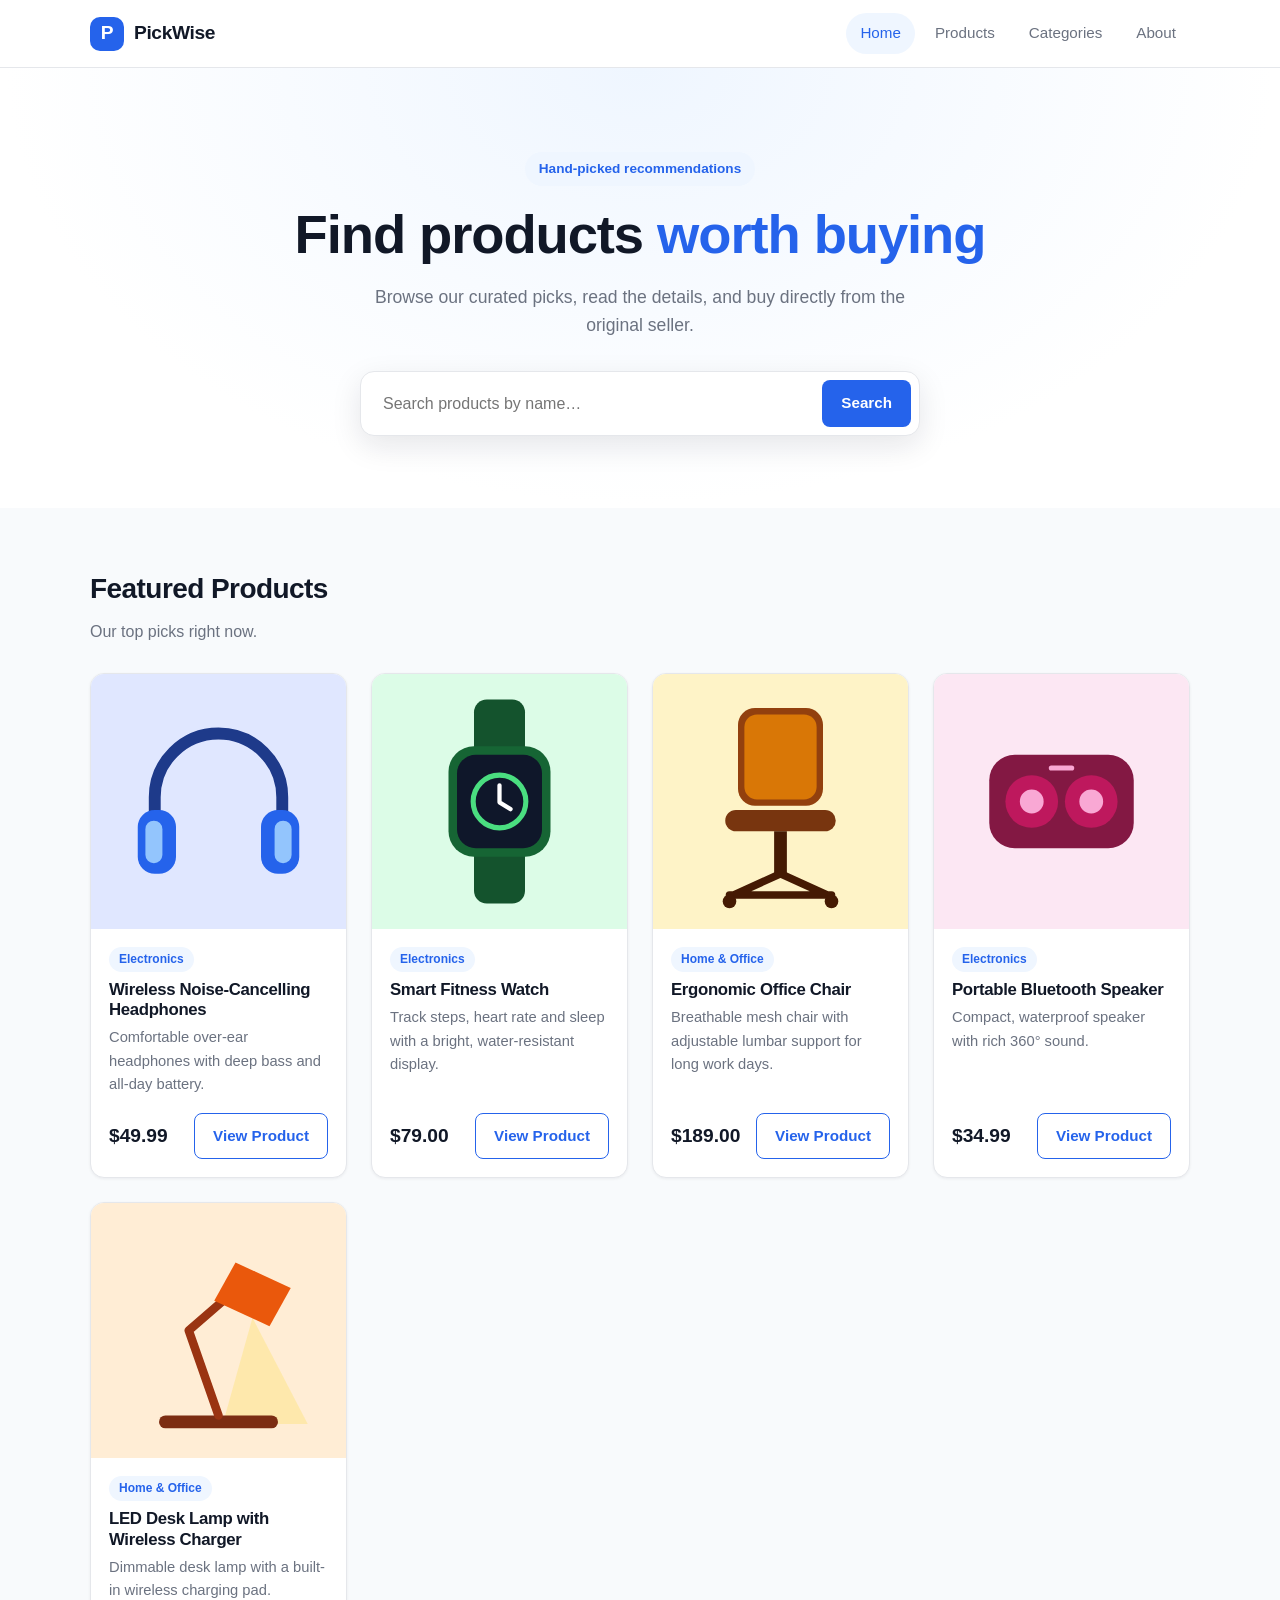
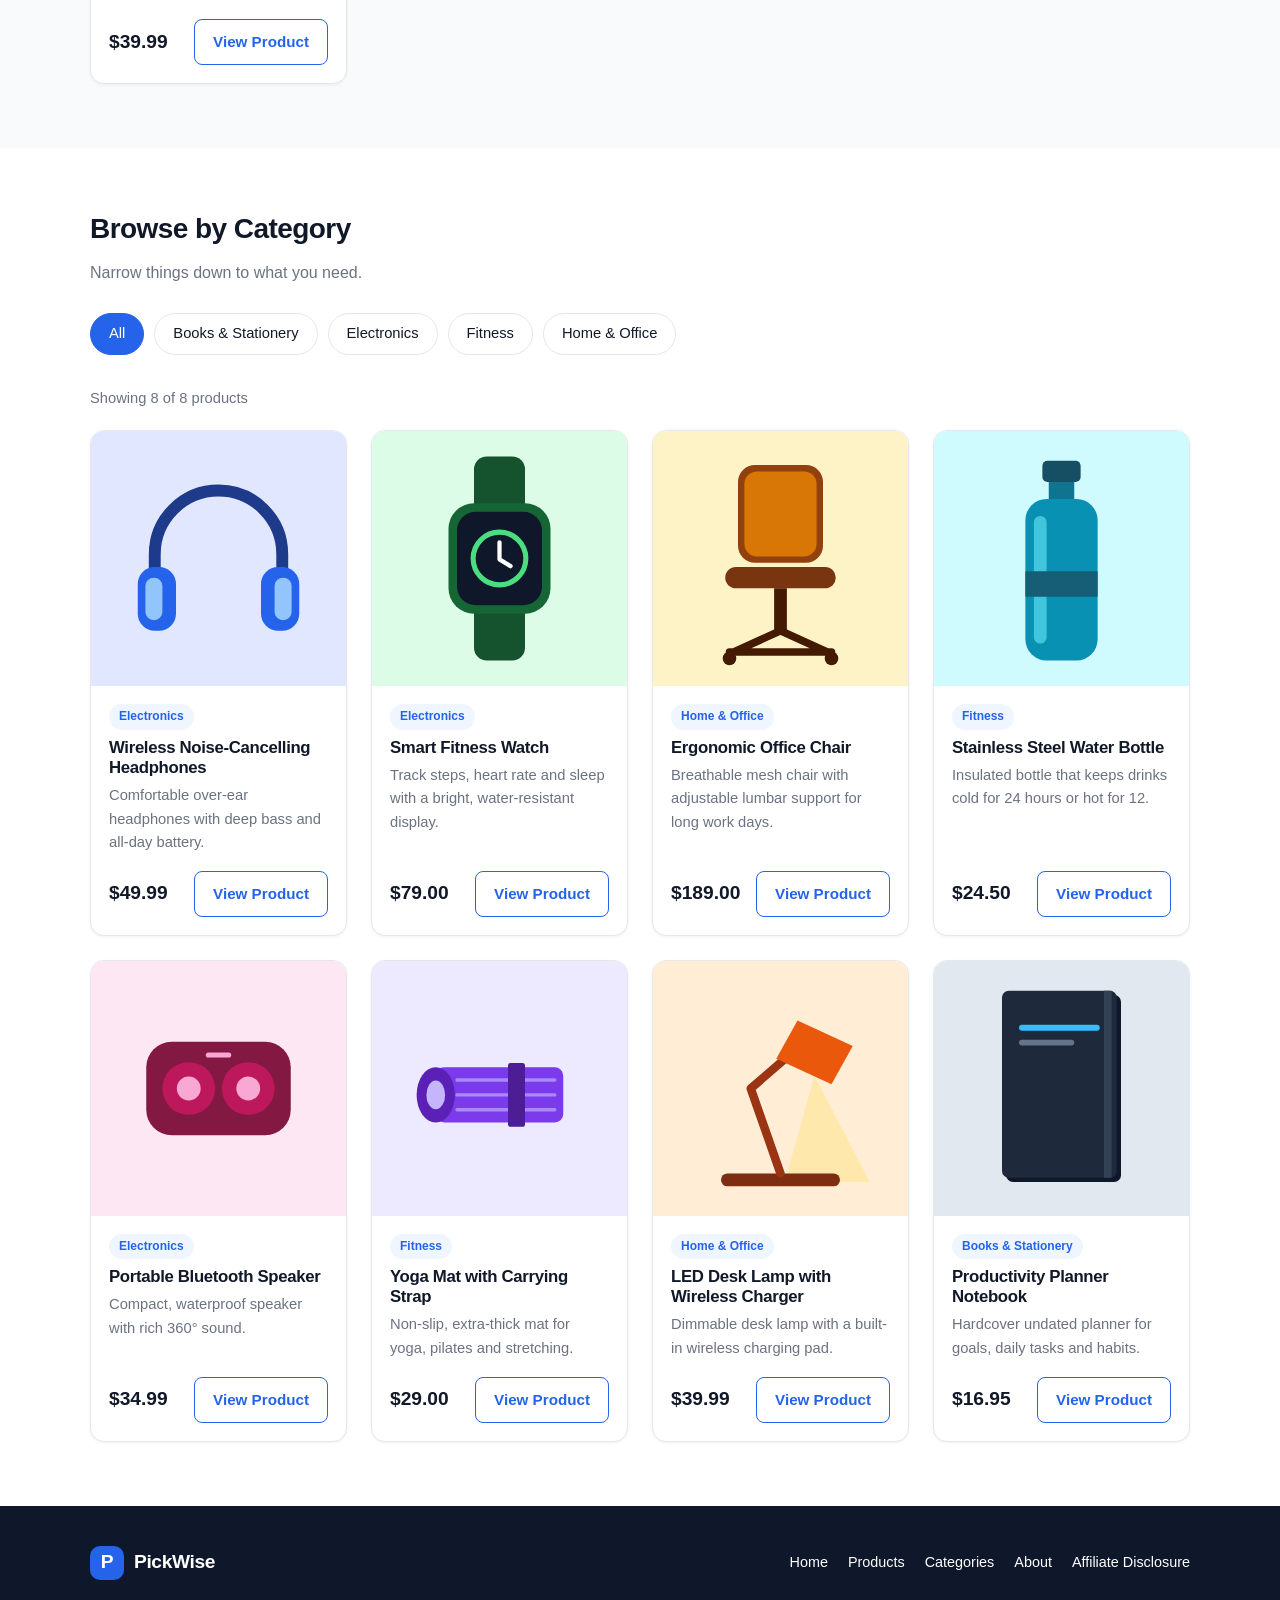
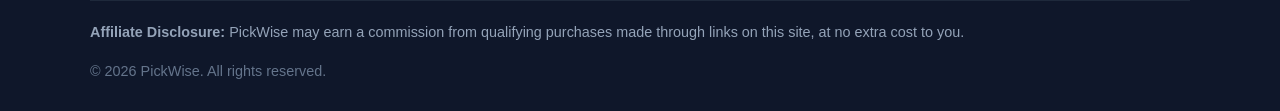
<file: index.html>
<!DOCTYPE html>
<html lang="en">
<head>
  <meta charset="UTF-8">
  <meta name="viewport" content="width=device-width, initial-scale=1">
  <title>PickWise | Discover Products Worth Buying</title>
  <meta name="description" content="Browse hand-picked products across electronics, fitness, home and more. Find something you love and buy it directly from the original seller.">
  <link rel="stylesheet" href="style.css">
</head>
<body data-page="home">

  <!-- HEADER / NAVIGATION -->
  <header class="site-header">
    <div class="container header-inner">
      <a class="logo" href="index.html" aria-label="PickWise home">
        <span class="logo-mark">P</span>
        <span>PickWise</span>
      </a>

      <button class="nav-toggle" id="nav-toggle" aria-label="Toggle menu" aria-expanded="false" aria-controls="site-nav">☰</button>

      <nav aria-label="Main navigation">
        <ul class="nav-links" id="site-nav">
          <li><a class="active" href="index.html">Home</a></li>
          <li><a href="index.html#products">Products</a></li>
          <li><a href="index.html#categories">Categories</a></li>
          <li><a href="about.html">About</a></li>
        </ul>
      </nav>
    </div>
  </header>

  <main>
    <!-- HERO + SEARCH -->
    <section class="hero">
      <div class="container">
        <span class="eyebrow">Hand-picked recommendations</span>
        <h1>Find products <span>worth buying</span></h1>
        <p>Browse our curated picks, read the details, and buy directly from the original seller.</p>

        <form class="search-form" id="search-form" role="search">
          <input type="search" id="search-input" placeholder="Search products by name…" aria-label="Search products by name" autocomplete="off">
          <button class="btn btn-primary" type="submit">Search</button>
        </form>
      </div>
    </section>

    <!-- FEATURED PRODUCTS -->
    <section class="section section-soft" id="featured">
      <div class="container">
        <div class="section-head">
          <h2>Featured Products</h2>
          <p>Our top picks right now.</p>
        </div>
        <div class="product-grid" id="featured-grid"></div>
      </div>
    </section>

    <!-- CATEGORY FILTERS -->
    <section class="section" id="categories" style="padding-bottom: 0;">
      <div class="container">
        <div class="section-head">
          <h2>Browse by Category</h2>
          <p>Narrow things down to what you need.</p>
        </div>
        <div class="filter-bar" id="category-filters" role="group" aria-label="Filter products by category"></div>
      </div>
    </section>

    <!-- ALL PRODUCTS (filtered by search + category) -->
    <section class="section" id="products" style="padding-top: 24px;">
      <div class="container">
        <p class="results-meta" id="results-count" aria-live="polite"></p>

        <div class="product-grid" id="product-grid"></div>

        <div class="empty-state" id="empty-state" hidden>
          <h3>No products found</h3>
          <p>Try a different search term or category.</p>
          <button class="btn btn-outline" type="button" id="reset-filters">Clear filters</button>
        </div>
      </div>
    </section>
  </main>

  <!-- FOOTER -->
  <footer class="site-footer">
    <div class="container">
      <div class="footer-top">
        <a class="logo" href="index.html"><span class="logo-mark">P</span><span>PickWise</span></a>
        <ul class="footer-links">
          <li><a href="index.html">Home</a></li>
          <li><a href="index.html#products">Products</a></li>
          <li><a href="index.html#categories">Categories</a></li>
          <li><a href="about.html">About</a></li>
          <li><a href="about.html#disclosure">Affiliate Disclosure</a></li>
        </ul>
      </div>
      <p class="footer-disclosure">
        <strong>Affiliate Disclosure:</strong> PickWise may earn a commission from qualifying purchases made through links on this site, at no extra cost to you.
      </p>
      <p class="copyright">&copy; <span id="year">2026</span> PickWise. All rights reserved.</p>
    </div>
  </footer>

  <script src="products.js"></script>
  <script src="script.js"></script>
</body>
</html>
</file>
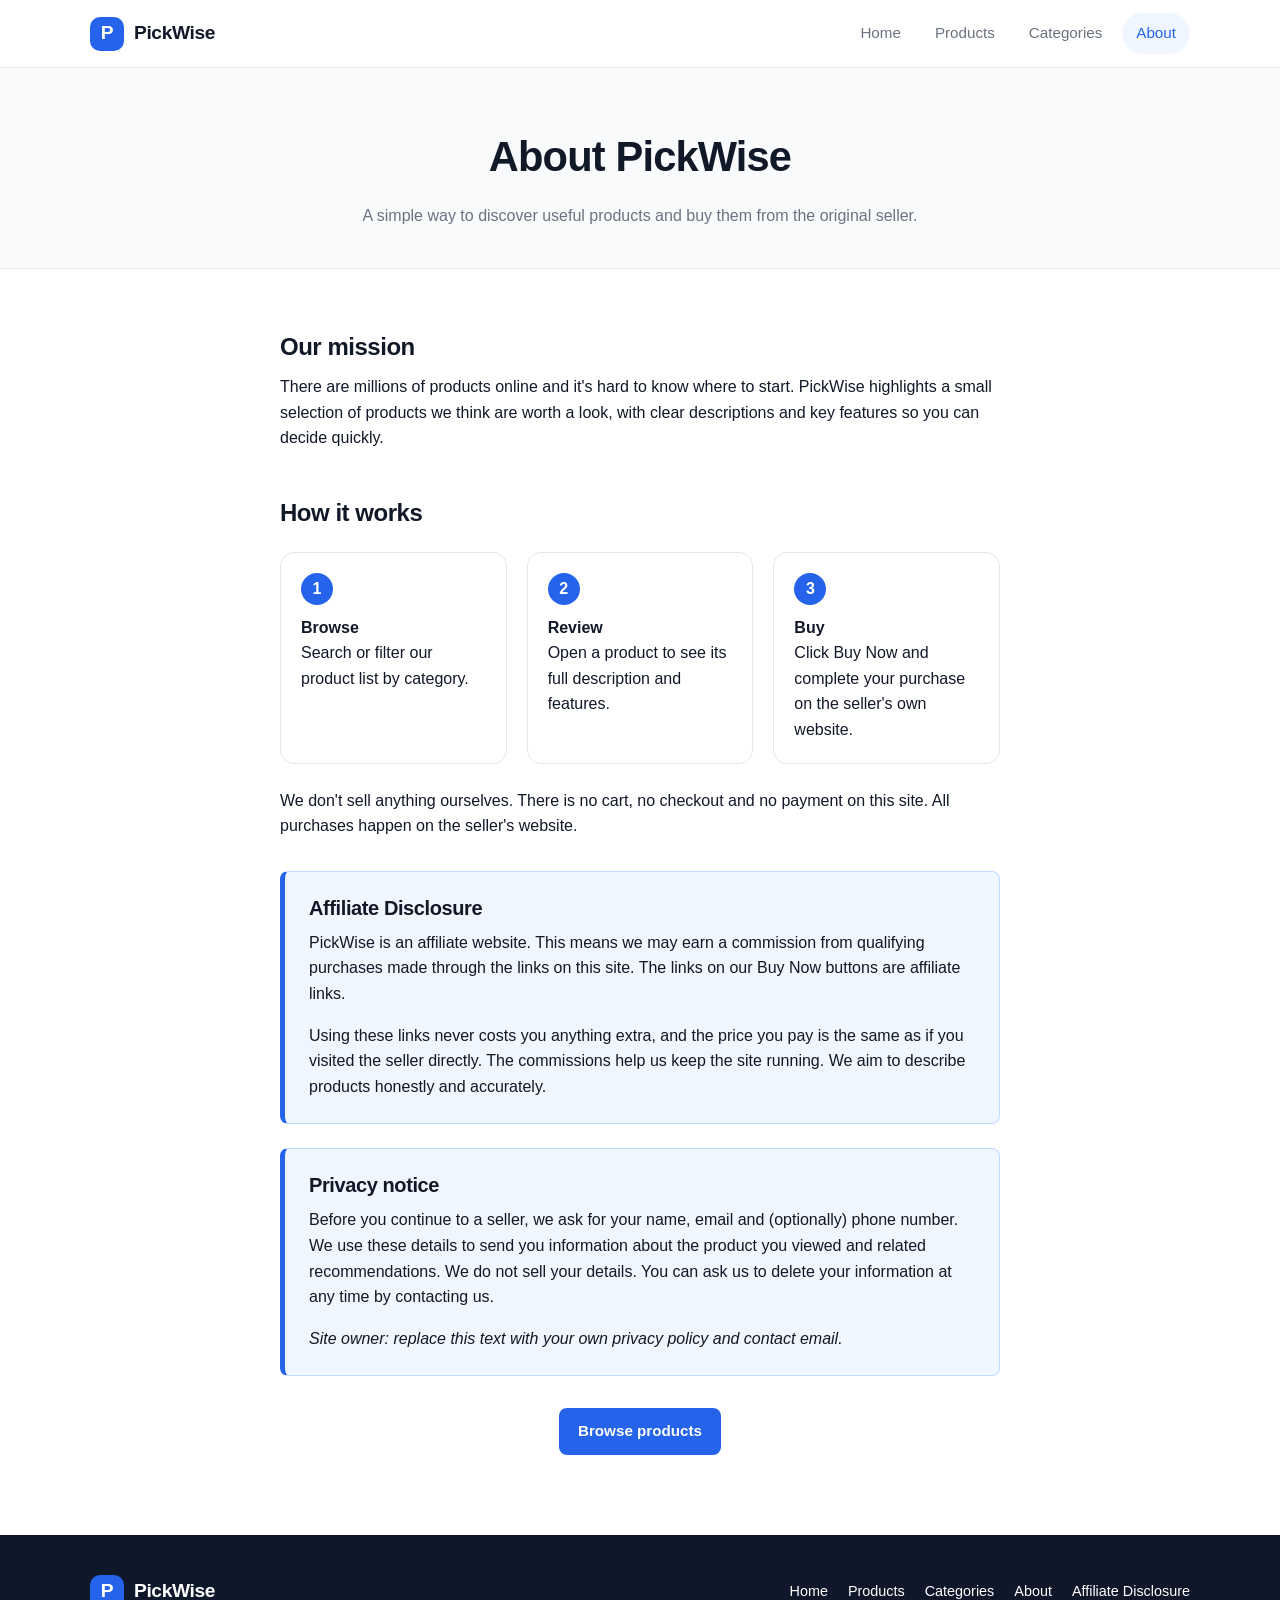
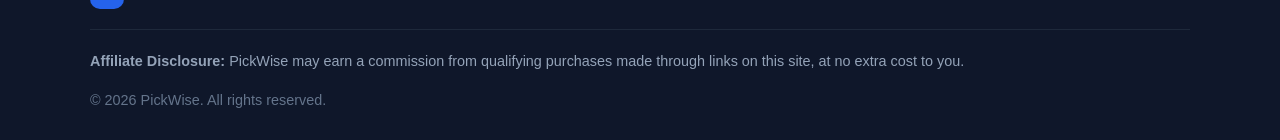
<file: about.html>
<!DOCTYPE html>
<html lang="en">
<head>
  <meta charset="UTF-8">
  <meta name="viewport" content="width=device-width, initial-scale=1">
  <title>About | PickWise</title>
  <meta name="description" content="Learn how PickWise works and how we earn money through affiliate commissions.">
  <link rel="stylesheet" href="style.css">
</head>
<body data-page="about">

  <!-- HEADER / NAVIGATION -->
  <header class="site-header">
    <div class="container header-inner">
      <a class="logo" href="index.html" aria-label="PickWise home">
        <span class="logo-mark">P</span>
        <span>PickWise</span>
      </a>

      <button class="nav-toggle" id="nav-toggle" aria-label="Toggle menu" aria-expanded="false" aria-controls="site-nav">☰</button>

      <nav aria-label="Main navigation">
        <ul class="nav-links" id="site-nav">
          <li><a href="index.html">Home</a></li>
          <li><a href="index.html#products">Products</a></li>
          <li><a href="index.html#categories">Categories</a></li>
          <li><a class="active" href="about.html">About</a></li>
        </ul>
      </nav>
    </div>
  </header>

  <main>
    <section class="page-hero">
      <div class="container">
        <h1>About PickWise</h1>
        <p>A simple way to discover useful products and buy them from the original seller.</p>
      </div>
    </section>

    <section class="section">
      <div class="container prose">
        <h2 style="margin-top: 0;">Our mission</h2>
        <p>
          There are millions of products online and it's hard to know where to start.
          PickWise highlights a small selection of products we think are worth a look,
          with clear descriptions and key features so you can decide quickly.
        </p>

        <h2>How it works</h2>
        <ol class="steps">
          <li><strong>Browse</strong><br>Search or filter our product list by category.</li>
          <li><strong>Review</strong><br>Open a product to see its full description and features.</li>
          <li><strong>Buy</strong><br>Click Buy Now and complete your purchase on the seller's own website.</li>
        </ol>
        <p>
          We don't sell anything ourselves. There is no cart, no checkout and no payment
          on this site. All purchases happen on the seller's website.
        </p>

        <div class="disclosure-box" id="disclosure">
          <h2>Affiliate Disclosure</h2>
          <p>
            PickWise is an affiliate website. This means we may earn a commission from
            qualifying purchases made through the links on this site. The links on our
            Buy Now buttons are affiliate links.
          </p>
          <p>
            Using these links never costs you anything extra, and the price you pay is
            the same as if you visited the seller directly. The commissions help us keep
            the site running. We aim to describe products honestly and accurately.
          </p>
        </div>

        <div class="disclosure-box" id="privacy" style="margin-top:1.5em;">
          <h2>Privacy notice</h2>
          <p>
            Before you continue to a seller, we ask for your name, email and (optionally)
            phone number. We use these details to send you information about the product
            you viewed and related recommendations. We do not sell your details. You can
            ask us to delete your information at any time by contacting us.
          </p>
          <p><em>Site owner: replace this text with your own privacy policy and contact email.</em></p>
        </div>

        <p style="margin-top: 2em; text-align: center;">
          <a class="btn btn-primary" href="index.html#products">Browse products</a>
        </p>
      </div>
    </section>
  </main>

  <!-- FOOTER -->
  <footer class="site-footer">
    <div class="container">
      <div class="footer-top">
        <a class="logo" href="index.html"><span class="logo-mark">P</span><span>PickWise</span></a>
        <ul class="footer-links">
          <li><a href="index.html">Home</a></li>
          <li><a href="index.html#products">Products</a></li>
          <li><a href="index.html#categories">Categories</a></li>
          <li><a href="about.html">About</a></li>
          <li><a href="about.html#disclosure">Affiliate Disclosure</a></li>
        </ul>
      </div>
      <p class="footer-disclosure">
        <strong>Affiliate Disclosure:</strong> PickWise may earn a commission from qualifying purchases made through links on this site, at no extra cost to you.
      </p>
      <p class="copyright">&copy; <span id="year">2026</span> PickWise. All rights reserved.</p>
    </div>
  </footer>

  <script src="products.js"></script>
  <script src="script.js"></script>
</body>
</html>
</file>
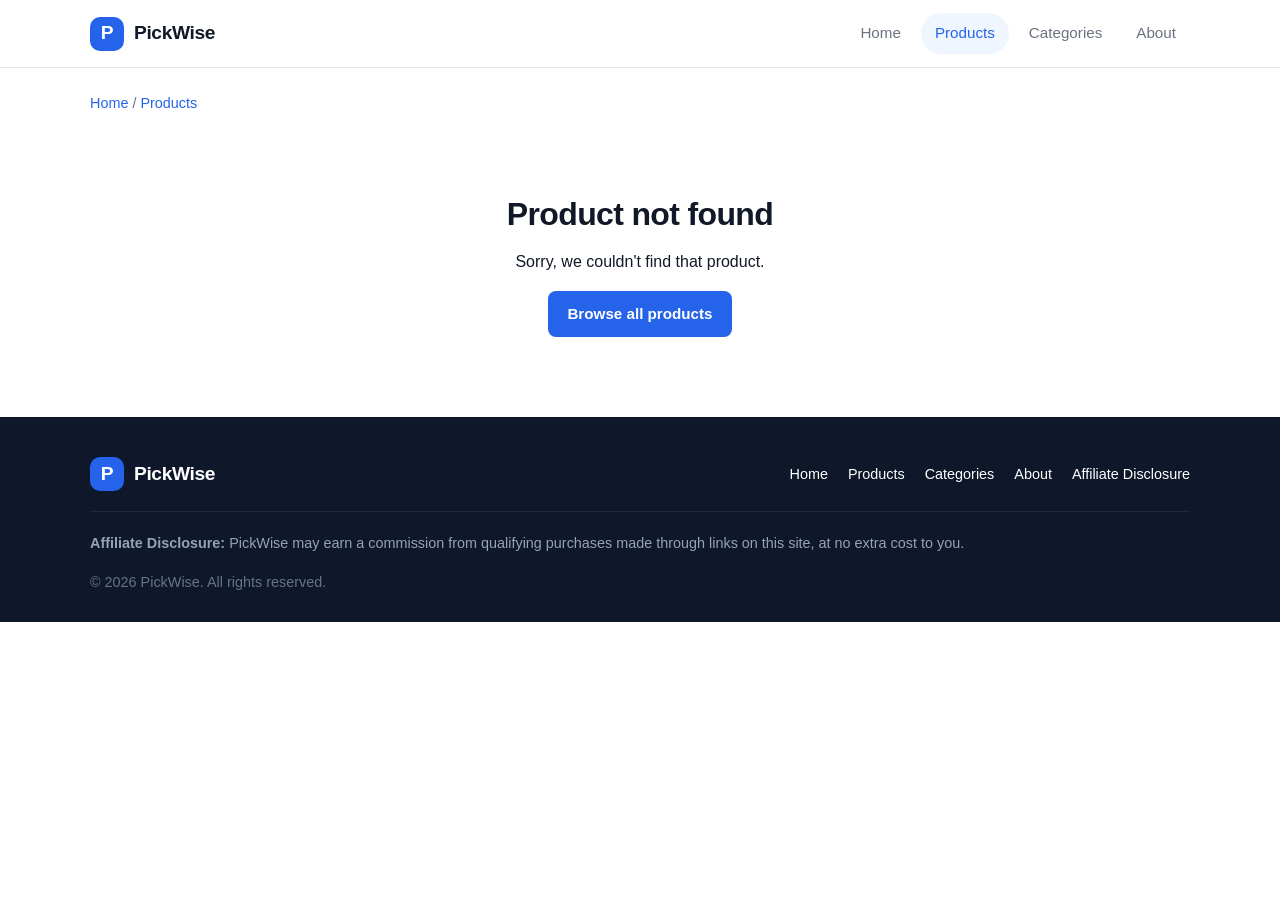
<file: product.html>
<!DOCTYPE html>
<html lang="en">
<head>
  <meta charset="UTF-8">
  <meta name="viewport" content="width=device-width, initial-scale=1">
  <title>Product | PickWise</title>
  <meta name="description" content="Product details and where to buy.">
  <link rel="stylesheet" href="style.css">
</head>
<body data-page="product">

  <!-- HEADER / NAVIGATION -->
  <header class="site-header">
    <div class="container header-inner">
      <a class="logo" href="index.html" aria-label="PickWise home">
        <span class="logo-mark">P</span>
        <span>PickWise</span>
      </a>

      <button class="nav-toggle" id="nav-toggle" aria-label="Toggle menu" aria-expanded="false" aria-controls="site-nav">☰</button>

      <nav aria-label="Main navigation">
        <ul class="nav-links" id="site-nav">
          <li><a href="index.html">Home</a></li>
          <li><a class="active" href="index.html#products">Products</a></li>
          <li><a href="index.html#categories">Categories</a></li>
          <li><a href="about.html">About</a></li>
        </ul>
      </nav>
    </div>
  </header>

  <main>
    <div class="container">
      <div class="breadcrumb">
        <a href="index.html">Home</a> / <a href="index.html#products">Products</a>
      </div>

      <!-- Filled in by script.js using the ?id= value in the URL -->
      <div class="product-detail" id="product-detail">
        <p>Loading product…</p>
      </div>
    </div>

    <!-- LEAD CAPTURE FORM (filled in by script.js; Tally embed or demo form) -->
    <section class="section section-soft" id="lead-section" hidden>
      <div class="container">
        <div class="lead-card" id="lead-card"></div>
      </div>
    </section>

    <!-- RELATED PRODUCTS -->
    <section class="section section-soft" id="related-section" hidden>
      <div class="container">
        <div class="section-head">
          <h2>You might also like</h2>
        </div>
        <div class="product-grid" id="related-grid"></div>
      </div>
    </section>
  </main>

  <!-- FOOTER -->
  <footer class="site-footer">
    <div class="container">
      <div class="footer-top">
        <a class="logo" href="index.html"><span class="logo-mark">P</span><span>PickWise</span></a>
        <ul class="footer-links">
          <li><a href="index.html">Home</a></li>
          <li><a href="index.html#products">Products</a></li>
          <li><a href="index.html#categories">Categories</a></li>
          <li><a href="about.html">About</a></li>
          <li><a href="about.html#disclosure">Affiliate Disclosure</a></li>
        </ul>
      </div>
      <p class="footer-disclosure">
        <strong>Affiliate Disclosure:</strong> PickWise may earn a commission from qualifying purchases made through links on this site, at no extra cost to you.
      </p>
      <p class="copyright">&copy; <span id="year">2026</span> PickWise. All rights reserved.</p>
    </div>
  </footer>

  <script src="config.js"></script>
  <script src="products.js"></script>
  <script src="script.js"></script>
</body>
</html>
</file>
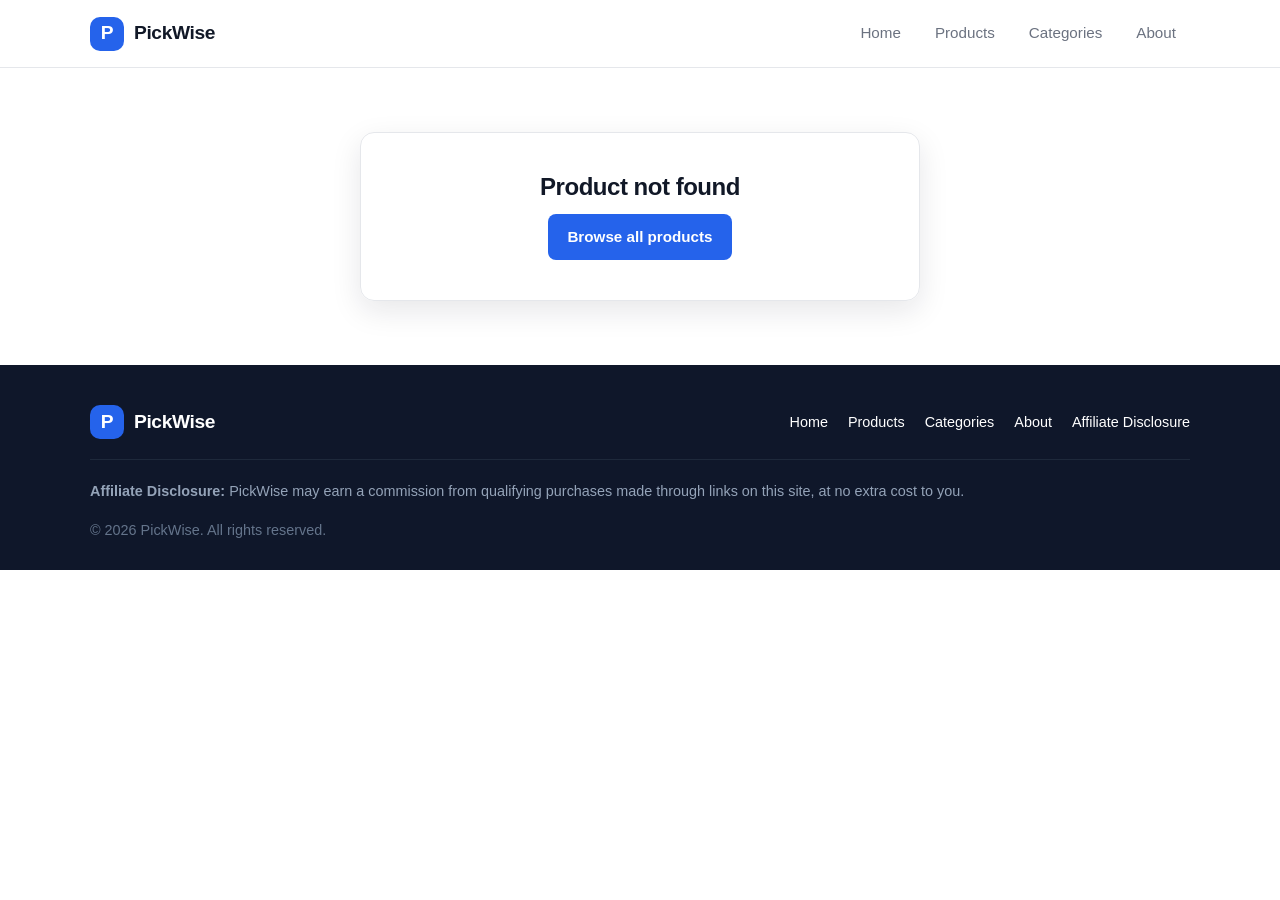
<file: thank-you.html>
<!DOCTYPE html>
<html lang="en">
<head>
  <meta name="robots" content="noindex">
  <meta charset="UTF-8">
  <meta name="viewport" content="width=device-width, initial-scale=1">
  <title>Thank you | PickWise</title>
  <meta name="description" content="Thanks for your details. Continue to the seller.">
  <link rel="stylesheet" href="style.css">
</head>
<body data-page="thankyou">

  <!-- HEADER / NAVIGATION -->
  <header class="site-header">
    <div class="container header-inner">
      <a class="logo" href="index.html" aria-label="PickWise home">
        <span class="logo-mark">P</span>
        <span>PickWise</span>
      </a>

      <button class="nav-toggle" id="nav-toggle" aria-label="Toggle menu" aria-expanded="false" aria-controls="site-nav">☰</button>

      <nav aria-label="Main navigation">
        <ul class="nav-links" id="site-nav">
          <li><a href="index.html">Home</a></li>
          <li><a href="index.html#products">Products</a></li>
          <li><a href="index.html#categories">Categories</a></li>
          <li><a href="about.html">About</a></li>
        </ul>
      </nav>
    </div>
  </header>

  <main>
    <section class="section">
      <div class="container">
        <div class="thanks-box" id="thanks-box"><p>Loading…</p></div>
      </div>
    </section>
  </main>

  <!-- FOOTER -->
  <footer class="site-footer">
    <div class="container">
      <div class="footer-top">
        <a class="logo" href="index.html"><span class="logo-mark">P</span><span>PickWise</span></a>
        <ul class="footer-links">
          <li><a href="index.html">Home</a></li>
          <li><a href="index.html#products">Products</a></li>
          <li><a href="index.html#categories">Categories</a></li>
          <li><a href="about.html">About</a></li>
          <li><a href="about.html#disclosure">Affiliate Disclosure</a></li>
        </ul>
      </div>
      <p class="footer-disclosure">
        <strong>Affiliate Disclosure:</strong> PickWise may earn a commission from qualifying purchases made through links on this site, at no extra cost to you.
      </p>
      <p class="copyright">&copy; <span id="year">2026</span> PickWise. All rights reserved.</p>
    </div>
  </footer>

  <script src="config.js"></script>
  <script src="products.js"></script>
  <script src="script.js"></script>
</body>
</html>
</file>
<file: style.css>
/* ==========================================================================
   PickWise – Affiliate Product Discovery Site
   Stylesheet
   --------------------------------------------------------------------------
   1. Design tokens (colours, spacing, radius)
   2. Base / reset
   3. Layout helpers
   4. Header & navigation
   5. Buttons
   6. Hero
   7. Sections, filters & product grid
   8. Product cards
   9. Product details page
   10. About page
   11. Footer
   12. Responsive rules
   ========================================================================== */

/* 1. DESIGN TOKENS ------------------------------------------------------- */
:root {
  --accent: #2563eb;
  --accent-dark: #1d4ed8;
  --accent-soft: #eff6ff;

  --text: #111827;
  --text-muted: #6b7280;
  --border: #e5e7eb;
  --bg: #ffffff;
  --bg-soft: #f8fafc;

  --radius: 14px;
  --radius-sm: 8px;
  --shadow-sm: 0 1px 3px rgba(17, 24, 39, 0.06);
  --shadow-md: 0 10px 30px rgba(17, 24, 39, 0.10);

  --container: 1140px;
  --header-height: 68px;
}

/* 2. BASE / RESET -------------------------------------------------------- */
*,
*::before,
*::after { box-sizing: border-box; }

html {
  scroll-behavior: smooth;
  scroll-padding-top: calc(var(--header-height) + 16px);
}

body {
  margin: 0;
  font-family: -apple-system, BlinkMacSystemFont, "Segoe UI", Roboto, Helvetica, Arial, sans-serif;
  color: var(--text);
  background: var(--bg);
  line-height: 1.6;
  -webkit-font-smoothing: antialiased;
}

img { max-width: 100%; display: block; }
a { color: var(--accent); text-decoration: none; }
a:hover { color: var(--accent-dark); }
h1, h2, h3 { line-height: 1.2; margin: 0 0 0.5em; letter-spacing: -0.02em; }
p { margin: 0 0 1em; }

:focus-visible {
  outline: 3px solid rgba(37, 99, 235, 0.45);
  outline-offset: 2px;
}

/* 3. LAYOUT HELPERS ------------------------------------------------------ */
.container {
  width: 100%;
  max-width: var(--container);
  margin: 0 auto;
  padding: 0 20px;
}

.section { padding: 64px 0; }
.section-soft { background: var(--bg-soft); }

.section-head { margin-bottom: 28px; }
.section-head h2 { font-size: 1.75rem; }
.section-head p { color: var(--text-muted); margin: 0; }

/* 4. HEADER & NAVIGATION ------------------------------------------------- */
.site-header {
  position: sticky;
  top: 0;
  z-index: 50;
  height: var(--header-height);
  background: rgba(255, 255, 255, 0.92);
  backdrop-filter: blur(8px);
  border-bottom: 1px solid var(--border);
}

.header-inner {
  height: 100%;
  display: flex;
  align-items: center;
  justify-content: space-between;
}

.logo {
  display: flex;
  align-items: center;
  gap: 10px;
  font-weight: 800;
  font-size: 1.2rem;
  color: var(--text);
  letter-spacing: -0.02em;
}
.logo:hover { color: var(--text); }

.logo-mark {
  width: 34px;
  height: 34px;
  display: grid;
  place-items: center;
  border-radius: 10px;
  background: var(--accent);
  color: #fff;
  font-weight: 800;
}

.nav-links {
  display: flex;
  align-items: center;
  gap: 6px;
  list-style: none;
  margin: 0;
  padding: 0;
}

.nav-links a {
  display: block;
  padding: 8px 14px;
  border-radius: 999px;
  color: var(--text-muted);
  font-weight: 500;
  font-size: 0.95rem;
  transition: background 0.2s, color 0.2s;
}
.nav-links a:hover,
.nav-links a.active {
  background: var(--accent-soft);
  color: var(--accent);
}

.nav-toggle {
  display: none;
  width: 42px;
  height: 42px;
  border: 1px solid var(--border);
  border-radius: var(--radius-sm);
  background: #fff;
  cursor: pointer;
  font-size: 1.3rem;
  line-height: 1;
}

/* 5. BUTTONS ------------------------------------------------------------- */
.btn {
  display: inline-flex;
  align-items: center;
  justify-content: center;
  gap: 8px;
  padding: 10px 18px;
  border-radius: var(--radius-sm);
  border: 1.5px solid transparent;
  font: inherit;
  font-weight: 600;
  font-size: 0.95rem;
  cursor: pointer;
  transition: background 0.2s, color 0.2s, border-color 0.2s, transform 0.2s, box-shadow 0.2s;
}
.btn:hover { transform: translateY(-1px); }

.btn-primary { background: var(--accent); color: #fff; }
.btn-primary:hover { background: var(--accent-dark); color: #fff; box-shadow: 0 8px 20px rgba(37, 99, 235, 0.3); }

.btn-outline { background: #fff; color: var(--accent); border-color: var(--accent); }
.btn-outline:hover { background: var(--accent); color: #fff; }

.btn-lg { padding: 15px 30px; font-size: 1.05rem; border-radius: 10px; }

/* 6. HERO ---------------------------------------------------------------- */
.hero {
  padding: 84px 0 72px;
  text-align: center;
  background:
    radial-gradient(ellipse at 50% 0%, var(--accent-soft) 0%, rgba(255, 255, 255, 0) 70%),
    #fff;
}

.eyebrow {
  display: inline-block;
  margin-bottom: 16px;
  padding: 6px 14px;
  border-radius: 999px;
  background: var(--accent-soft);
  color: var(--accent);
  font-size: 0.85rem;
  font-weight: 600;
}

.hero h1 {
  font-size: clamp(2rem, 5vw, 3.4rem);
  max-width: 760px;
  margin: 0 auto 16px;
}
.hero h1 span { color: var(--accent); }

.hero p {
  max-width: 580px;
  margin: 0 auto 32px;
  color: var(--text-muted);
  font-size: 1.1rem;
}

.search-form {
  display: flex;
  gap: 10px;
  max-width: 560px;
  margin: 0 auto;
  padding: 8px;
  background: #fff;
  border: 1px solid var(--border);
  border-radius: 14px;
  box-shadow: var(--shadow-md);
}
.search-form input {
  flex: 1;
  min-width: 0;
  padding: 10px 14px;
  border: 0;
  background: transparent;
  font: inherit;
  color: var(--text);
}
.search-form input:focus { outline: none; }

/* 7. SECTIONS, FILTERS & PRODUCT GRID ------------------------------------ */
.filter-bar {
  display: flex;
  flex-wrap: wrap;
  gap: 10px;
}

.chip {
  padding: 8px 18px;
  border: 1px solid var(--border);
  border-radius: 999px;
  background: #fff;
  color: var(--text);
  font: inherit;
  font-size: 0.92rem;
  font-weight: 500;
  cursor: pointer;
  transition: all 0.2s;
}
.chip:hover { border-color: var(--accent); color: var(--accent); }
.chip.active { background: var(--accent); border-color: var(--accent); color: #fff; }

.results-meta {
  margin: 8px 0 20px;
  color: var(--text-muted);
  font-size: 0.92rem;
}

.product-grid {
  display: grid;
  grid-template-columns: repeat(auto-fill, minmax(250px, 1fr));
  gap: 24px;
}

.empty-state {
  padding: 56px 20px;
  text-align: center;
  color: var(--text-muted);
  border: 1px dashed var(--border);
  border-radius: var(--radius);
  background: #fff;
}
.empty-state h3 { color: var(--text); }

/* 8. PRODUCT CARDS ------------------------------------------------------- */
.card {
  display: flex;
  flex-direction: column;
  background: #fff;
  border: 1px solid var(--border);
  border-radius: var(--radius);
  overflow: hidden;
  box-shadow: var(--shadow-sm);
  transition: transform 0.25s, box-shadow 0.25s, border-color 0.25s;
}
.card:hover {
  transform: translateY(-5px);
  box-shadow: var(--shadow-md);
  border-color: #cbd5e1;
}

.card-image {
  display: block;
  aspect-ratio: 1 / 1;
  overflow: hidden;
  background: var(--bg-soft);
}
.card-image img {
  width: 100%;
  height: 100%;
  object-fit: cover;
  transition: transform 0.4s;
}
.card:hover .card-image img { transform: scale(1.05); }

.card-body {
  display: flex;
  flex-direction: column;
  flex: 1;
  padding: 18px;
}

.tag {
  align-self: flex-start;
  margin-bottom: 8px;
  padding: 3px 10px;
  border-radius: 999px;
  background: var(--accent-soft);
  color: var(--accent);
  font-size: 0.75rem;
  font-weight: 600;
}

.card-title { font-size: 1.05rem; margin-bottom: 6px; }
.card-title a { color: var(--text); }
.card-title a:hover { color: var(--accent); }

.card-desc {
  flex: 1;
  margin-bottom: 16px;
  color: var(--text-muted);
  font-size: 0.92rem;
}

.card-footer {
  display: flex;
  align-items: center;
  justify-content: space-between;
  gap: 12px;
}

.price { font-size: 1.2rem; font-weight: 800; }

/* 9. PRODUCT DETAILS PAGE ------------------------------------------------ */
.breadcrumb {
  padding: 24px 0 0;
  color: var(--text-muted);
  font-size: 0.9rem;
}

.product-detail {
  display: grid;
  grid-template-columns: 1fr 1fr;
  gap: 48px;
  padding: 28px 0 64px;
  align-items: start;
}

.detail-image {
  overflow: hidden;
  border: 1px solid var(--border);
  border-radius: var(--radius);
  background: var(--bg-soft);
}
.detail-image img { width: 100%; aspect-ratio: 1 / 1; object-fit: cover; }

.detail-info h1 { font-size: clamp(1.6rem, 3.5vw, 2.3rem); margin: 10px 0 12px; }
.detail-price { font-size: 2rem; font-weight: 800; margin-bottom: 18px; }
.detail-desc { color: var(--text-muted); font-size: 1.02rem; }

.detail-info h3 { margin-top: 24px; font-size: 1.05rem; }

.feature-list {
  list-style: none;
  margin: 0 0 28px;
  padding: 0;
  display: grid;
  gap: 10px;
}
.feature-list li {
  position: relative;
  padding-left: 30px;
}
.feature-list li::before {
  content: "✓";
  position: absolute;
  left: 0;
  top: 1px;
  width: 20px;
  height: 20px;
  display: grid;
  place-items: center;
  border-radius: 50%;
  background: var(--accent-soft);
  color: var(--accent);
  font-size: 0.75rem;
  font-weight: 800;
}

.buy-box .btn { width: 100%; }

.buy-note {
  margin: 12px 0 0;
  color: var(--text-muted);
  font-size: 0.82rem;
  text-align: center;
}

.not-found { padding: 80px 0; text-align: center; }

/* 10. ABOUT PAGE --------------------------------------------------------- */
.page-hero {
  padding: 64px 0 40px;
  text-align: center;
  background: var(--bg-soft);
  border-bottom: 1px solid var(--border);
}
.page-hero h1 { font-size: clamp(1.8rem, 4vw, 2.6rem); }
.page-hero p { max-width: 600px; margin: 0 auto; color: var(--text-muted); }

.prose { max-width: 760px; margin: 0 auto; }
.prose h2 { margin-top: 2em; font-size: 1.5rem; }

.steps {
  display: grid;
  grid-template-columns: repeat(auto-fit, minmax(200px, 1fr));
  gap: 20px;
  margin: 24px 0;
  padding: 0;
  list-style: none;
  counter-reset: step;
}
.steps li {
  counter-increment: step;
  padding: 20px;
  border: 1px solid var(--border);
  border-radius: var(--radius);
  background: #fff;
}
.steps li::before {
  content: counter(step);
  display: grid;
  place-items: center;
  width: 32px;
  height: 32px;
  margin-bottom: 10px;
  border-radius: 50%;
  background: var(--accent);
  color: #fff;
  font-weight: 700;
}

.disclosure-box {
  margin-top: 2em;
  padding: 24px;
  border: 1px solid #bfdbfe;
  border-left: 5px solid var(--accent);
  border-radius: var(--radius-sm);
  background: var(--accent-soft);
}
.disclosure-box h2 { margin-top: 0; font-size: 1.25rem; }
.disclosure-box p:last-child { margin-bottom: 0; }

/* 11. FOOTER ------------------------------------------------------------- */
.site-footer {
  padding: 40px 0 28px;
  background: #0f172a;
  color: #cbd5e1;
  font-size: 0.9rem;
}
.site-footer a { color: #fff; }
.site-footer a:hover { text-decoration: underline; }

.footer-top {
  display: flex;
  flex-wrap: wrap;
  gap: 24px;
  justify-content: space-between;
  align-items: center;
  margin-bottom: 20px;
}
.footer-top .logo { color: #fff; }

.footer-links {
  display: flex;
  flex-wrap: wrap;
  gap: 20px;
  list-style: none;
  margin: 0;
  padding: 0;
}

.footer-disclosure {
  margin: 0 0 16px;
  padding-top: 20px;
  border-top: 1px solid #1e293b;
  color: #94a3b8;
}
.copyright { margin: 0; color: #64748b; }

/* 12. RESPONSIVE RULES --------------------------------------------------- */
@media (max-width: 820px) {
  .product-detail { grid-template-columns: 1fr; gap: 28px; }
  .section { padding: 48px 0; }
}

@media (max-width: 720px) {
  .nav-toggle { display: block; }

  .nav-links {
    position: absolute;
    top: var(--header-height);
    left: 0;
    right: 0;
    flex-direction: column;
    align-items: stretch;
    gap: 0;
    padding: 8px 20px 16px;
    background: #fff;
    border-bottom: 1px solid var(--border);
    box-shadow: var(--shadow-md);
    display: none;
  }
  .nav-links.open { display: flex; }
  .nav-links a { padding: 12px 14px; border-radius: var(--radius-sm); }
}

@media (max-width: 520px) {
  .hero { padding: 56px 0 48px; }
  .search-form { flex-direction: column; }
  .product-grid { gap: 16px; grid-template-columns: repeat(auto-fill, minmax(150px, 1fr)); }
  .card-body { padding: 12px; }
  .card-footer { flex-direction: column; align-items: stretch; }
  .card-footer .btn { width: 100%; padding: 9px 10px; font-size: 0.85rem; }
  .card-desc { display: none; }
}

@media (prefers-reduced-motion: reduce) {
  html { scroll-behavior: auto; }
  * { transition: none !important; }
}

/* ==========================================================================
   13. LEAD CAPTURE FORM, THANK-YOU PAGE
   ========================================================================== */
.lead-card {
  max-width: 640px;
  margin: 0 auto;
  padding: 32px;
  background: #fff;
  border: 1px solid var(--border);
  border-radius: var(--radius);
  box-shadow: var(--shadow-md);
}
.lead-head { text-align: center; margin-bottom: 20px; }
.lead-head h2 { font-size: 1.5rem; }
.lead-head p { color: var(--text-muted); margin: 0; }

#lead-section.pulse .lead-card { animation: pulse 0.75s ease 2; }
@keyframes pulse {
  50% { box-shadow: 0 0 0 6px rgba(37, 99, 235, 0.25); }
}

.demo-banner {
  margin-bottom: 16px;
  padding: 10px 14px;
  border-radius: var(--radius-sm);
  background: #fef3c7;
  color: #92400e;
  font-size: 0.85rem;
}
.demo-form { display: grid; gap: 14px; }
.demo-form label { display: grid; gap: 6px; font-weight: 600; font-size: 0.92rem; }
.demo-form input[type="text"],
.demo-form input[type="email"],
.demo-form input[type="tel"] {
  padding: 12px 14px;
  border: 1px solid var(--border);
  border-radius: var(--radius-sm);
  font: inherit;
}
.demo-form input:focus { outline: 3px solid rgba(37, 99, 235, 0.25); border-color: var(--accent); }
.demo-form .check { display: block; font-weight: 400; color: var(--text-muted); }

.lead-success, .thanks-box { text-align: center; }
.success-icon {
  display: grid;
  place-items: center;
  width: 64px;
  height: 64px;
  margin: 0 auto 16px;
  border-radius: 50%;
  background: #dcfce7;
  color: #15803d;
  font-size: 1.8rem;
  font-weight: 800;
}

.thanks-box {
  max-width: 560px;
  margin: 0 auto;
  padding: 40px 28px;
  border: 1px solid var(--border);
  border-radius: var(--radius);
  box-shadow: var(--shadow-md);
}
.thanks-product {
  display: flex;
  align-items: center;
  gap: 16px;
  margin: 20px 0 24px;
  padding: 14px;
  text-align: left;
  border: 1px solid var(--border);
  border-radius: var(--radius-sm);
  background: var(--bg-soft);
}
.thanks-product img { width: 72px; height: 72px; border-radius: 10px; object-fit: cover; }

@media (max-width: 520px) {
  .lead-card { padding: 22px 16px; }
}
</file>
